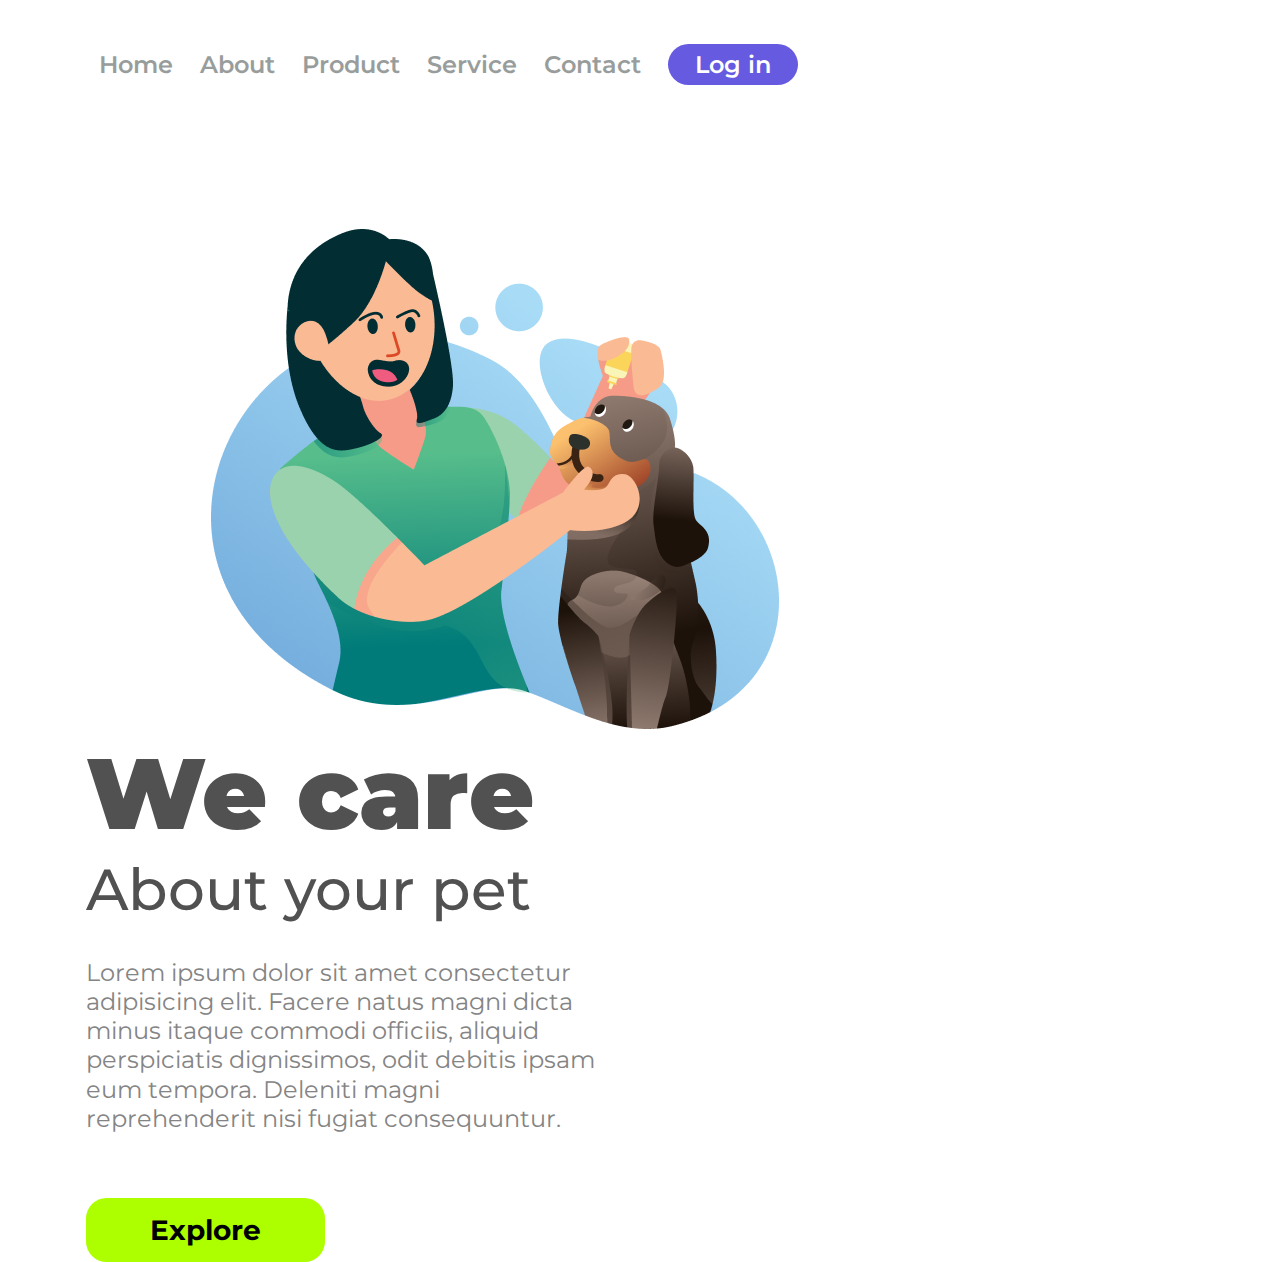
<file: CSS/index.html>
<!DOCTYPE html>
<html lang="pt-br">

<head>
    <meta charset="UTF-8">
    <meta name="viewport" content="width=device-width, initial-scale=1.0">
    <link rel="stylesheet" href="./style.css">
    <link rel="preconnect" href="https://fonts.googleapis.com">
    <link rel="preconnect" href="https://fonts.gstatic.com" crossorigin>
    <link href="https://fonts.googleapis.com/css2?family=Montserrat:ital,wght@0,100..900;1,100..900&display=swap"
        rel="stylesheet">
    <title>We Care</title>
</head>

<body>
    <header>
        <a class="link-header">Home</a>
        <a class="link-header">About</a>
        <a class="link-header">Product</a>
        <a class="link-header">Service</a>
        <a class="link-header">Contact</a>
        <button class="button-header">Log in</button>
    </header>
        <section class="container-right">
            <img src="../img/Illustration 2 (1).png" alt="we-care-logo" class="img-logo">
        </section>
        
        <section class="container-left">
            <h1>We care</h1>
            <h2>About your pet</h2>
            <p>Lorem ipsum dolor sit amet consectetur adipisicing elit. Facere natus magni dicta minus itaque commodi
                officiis, aliquid perspiciatis dignissimos, odit debitis ipsam eum tempora. Deleniti magni reprehenderit
                nisi fugiat consequuntur.</p>
            <button class="button-section">Explore</button>
        </section>


    </main>
</body>

</html>
</file>
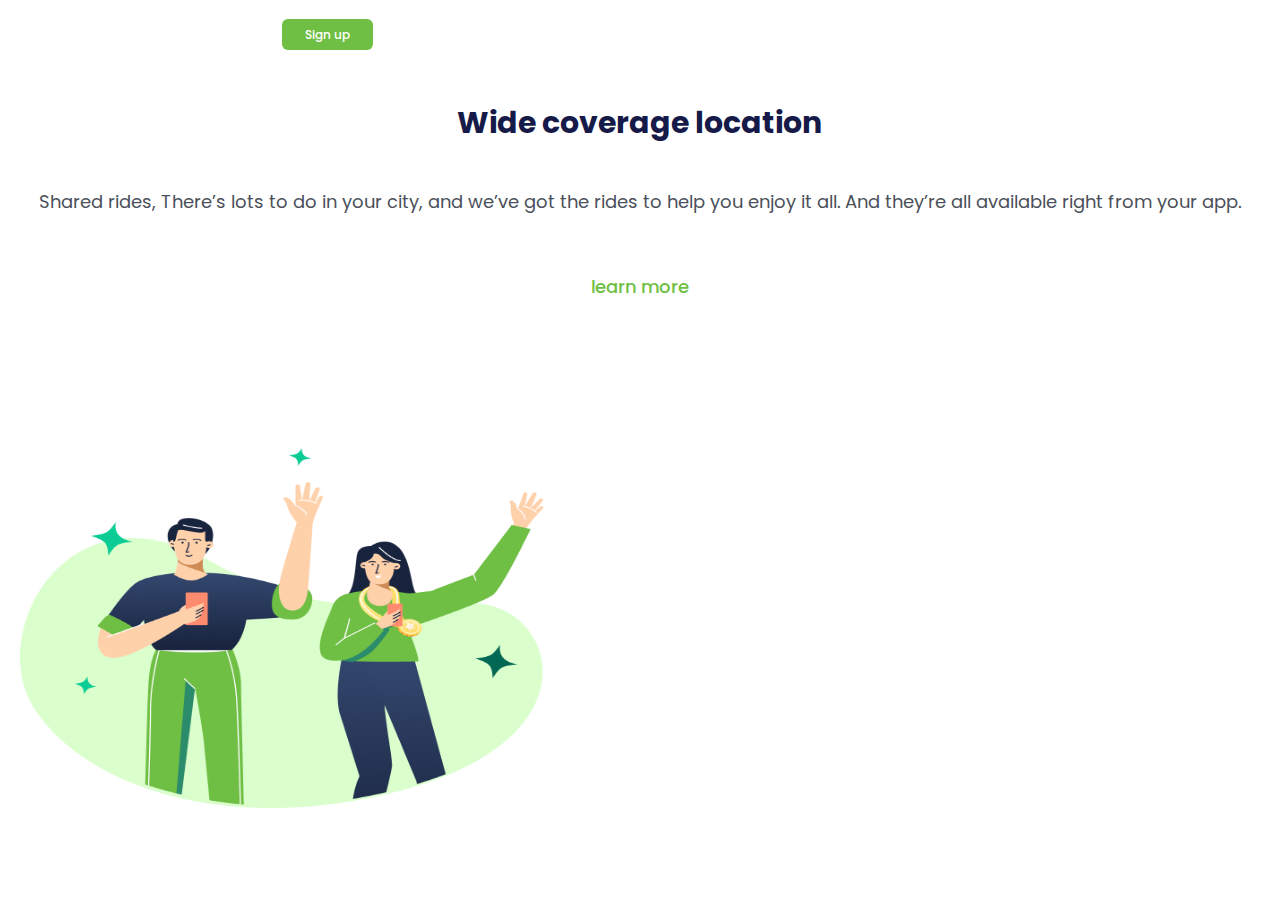
<file: CSS/index2.html>
<!DOCTYPE html>
<html lang="pt-br">

<head>
    <meta charset="UTF-8">
    <meta name="viewport" content="width=device-width, initial-scale=1.0">
    <link rel="stylesheet" href="./style2.css">
    <link rel="preconnect" href="https://fonts.googleapis.com">
    <link rel="preconnect" href="https://fonts.gstatic.com" crossorigin>
    <link
        href="https://fonts.googleapis.com/css2?family=Poppins:ital,wght@0,100;0,200;0,300;0,400;0,500;0,600;0,700;0,800;0,900;1,100;1,200;1,300;1,400;1,500;1,600;1,700;1,800;1,900&display=swap"
        rel="stylesheet">
    <title>Desafio</title>
</head>

<body>
    <header>
        <a class="links-header">Products</a>
        <a class="links-header">Company</a>
        <a class="links-header">Blog</a>
        <a class="links-header">Log in</a>
        <button class="button-header">Sign up</button>
    </header>

    <main>
        <img src="../img/(Positive) Congratulation You get 40 point for your ride.png" alt="img-logo-pet"
            class="img">
        <section>
            <h1>Wide coverage location</h1>
            <p>Shared rides, There’s lots to do in your city, and we’ve got the rides to help you enjoy it all. And
                they’re all available right from your app.</p>
            <button class="button-section">learn more</button>
        </section>



    </main>


</body>

</html>
</file>
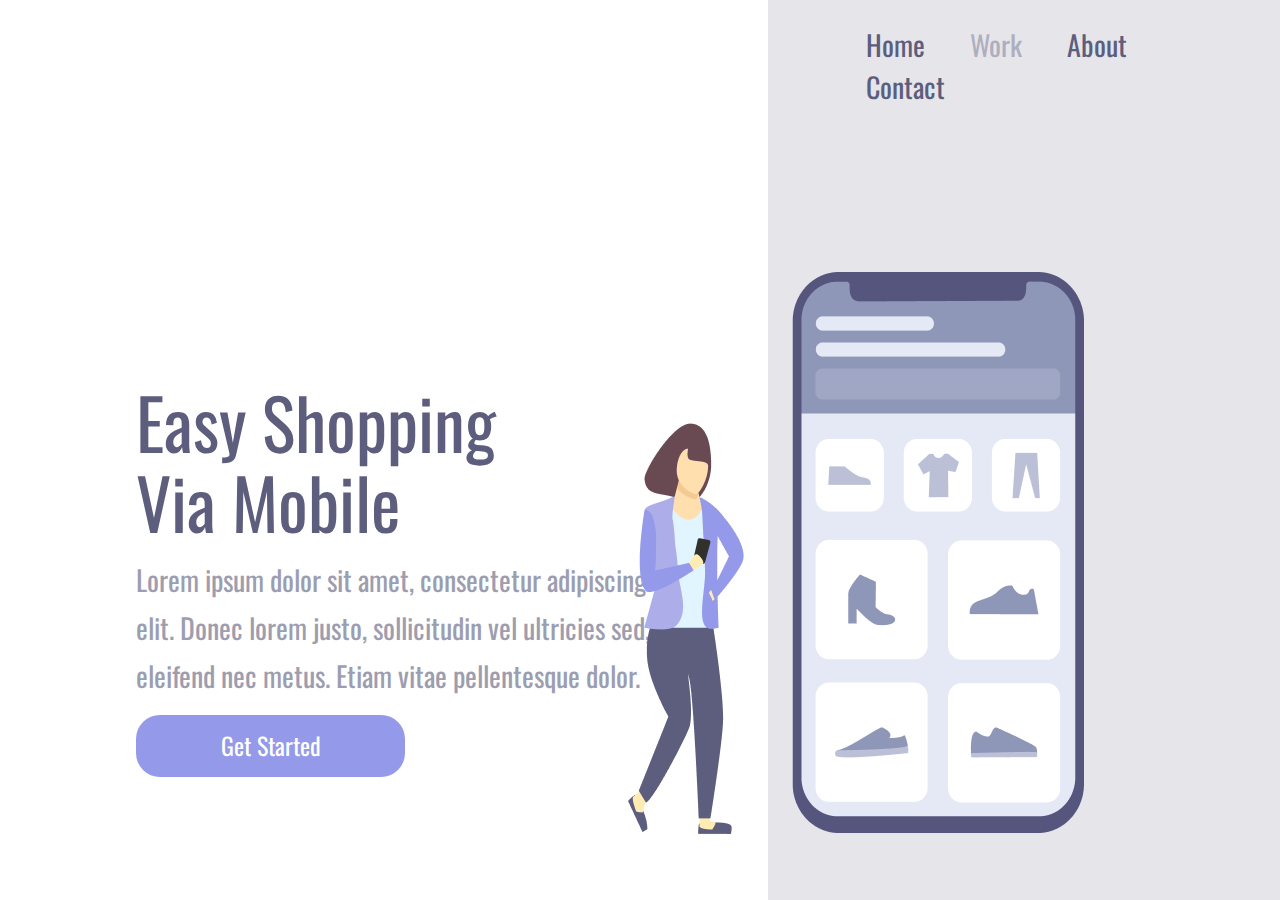
<file: CSS/index3.html>
<!DOCTYPE html>
<html lang="pt-br">

<head>
    <meta charset="UTF-8">
    <meta name="viewport" content="width=device-width, initial-scale=1.0">
    <title>Desafio</title>
    <link rel="stylesheet" href="./style3.css">
    <link rel="preconnect" href="https://fonts.googleapis.com">
    <link rel="preconnect" href="https://fonts.gstatic.com" crossorigin>
    <link href="https://fonts.googleapis.com/css2?family=Oswald:wght@200..700&display=swap" rel="stylesheet">
</head>

<body>
    <div class="wrapper">
        <section class="container-left">
            <h1>Easy Shopping Via Mobile</h1>
            <p>Lorem ipsum dolor sit amet, consectetur  adipiscing 
                elit. Donec lorem justo, sollicitudin vel ultricies sed, 
                eleifend nec metus. Etiam vitae pellentesque dolor. </p>
            <button>Get Started</button>
        </section>

        <section class="container-right">
            <header>
                <a class="link-header">Home</a>
                <a class="link-header">Work</a>
                <a class="link-header">About</a>
                <a class="link-header">Contact</a>
            </header>
            <img src="../img/Illustration-3-3.png" alt="Img-Ilustartiva" >
        </section>
    </div>
</body>

</html>
</file>
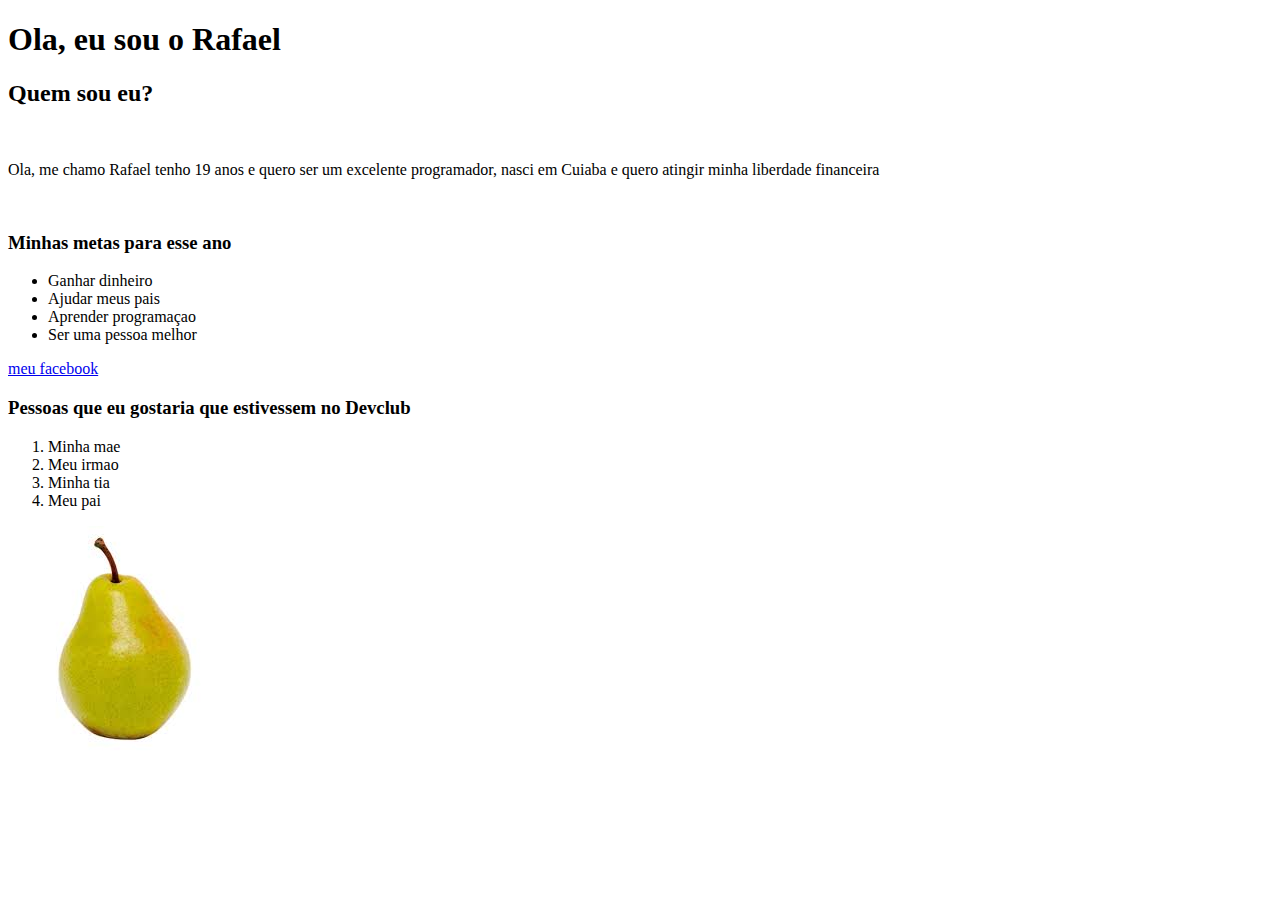
<file: HTML/desafio.html>
<!DOCTYPE html>
<html lang="pt-br">

<head>
    <meta charset="UTF-8">
    <meta name="viewport" content="width=device-width, initial-scale=1.0">
    <title>quem sou eu</title>
</head>

<body>
    <h1><b>Ola, eu sou o Rafael</b></h1>


    <h2> <b>Quem sou eu?</b></h2>
    <br>

    <p>Ola, me chamo Rafael tenho 19 anos e quero ser um excelente programador, nasci em Cuiaba e quero atingir minha
        liberdade financeira</p>
    <br>
    <h3><b>Minhas metas para esse ano</b></h3>
    <ul>
        <li>Ganhar dinheiro</li>
        <li>Ajudar meus pais</li>
        <li>Aprender programaçao</li>
        <li>Ser uma pessoa melhor</li>
    </ul>
    <a href="https://www.facebook.com" target="_blank">meu facebook</a>

    <h3><b>Pessoas que eu gostaria que estivessem no Devclub</b></h3>
    <ol>
        <li>Minha mae</li>
        <li>Meu irmao</li>
        <li>Minha tia</li>
        <li>Meu pai</li>
    </ol>

    <img src="[data-uri]"
        alt="foto-da-pera">

</body>

</html>
</file>
<file: CSS/style.css>
* {
    font-family: "Montserrat", serif;
    margin: 0;
    padding: 0;
    box-sizing: border-box;

}

header {
    margin: 44px 0 144px 76px;
}

.link-header {
    font-weight: 600;
    font-size: 24px;
    line-height: 29px;
    color: #989D9C;
    cursor: pointer;
    margin-left: 23px;



}

.button-header {
    background: #665AE1;
    width: 130px;
    height: 41px;
    border-radius: 20.5px;
    border: none;
    font-weight: 600;
    font-size: 24px;
    line-height: 29.26px;
    color: #FFFFFF;
    margin-left: 23px;
    cursor: pointer;

}

.img-logo {
    width: 568px;
    height: 500px;
    margin-left: 125px;
    display: inline-block;
}

section {
    display: inline-block;
    margin-left: 86px ;
}

h1 {
    font-weight: 900;
    font-size: 100px;
    line-height: 121.9px;
    color: #515151;
}

h2 {
    font-weight: 500;
    font-size: 58px;
    line-height: 70.7px;
   color: #515151;
}

p{
    font-weight: 400;
    font-size: 24px;
    line-height: 29.26px;
    color:  #848484;
    width: 515px;
    margin-top: 32px;
    margin-bottom: 65px;

}

.button-section{
    background: #ADFF00;
    width: 239px;
    height: 64px;
    border-radius: 20.5px;
    border: none;
    font-weight: 700;
    font-size: 28px;
    line-height: 34.13px;
    color: #000000;
    cursor: pointer;
   
}
</file>
<file: CSS/style2.css>
* {
    font-family: "Poppins", serif;
    margin: 0;
    padding: 0;
    box-sizing: border-box;
}

.links-header {
    font-weight: 400;
    font-size: 14px;
    line-height: 21px;
    text-align: center;
    color: #17233D;
    margin-left: 32px;
    cursor: pointer;
}

.button-header {
    width: 124px;
    height: 51px;
    border-radius: 6px;
    background: #6FBF44;
    border: #4CB538;
    margin-left: 32px;
    font-weight: 500;
    font-size: 16px;
    line-height: 24px;
    color: #FFFFFF;
    cursor: pointer;

}

header {
    margin: 47px 42px 178px 42px;

}

section {
    display: inline-block;
    margin-left: 84.82px;
}

h1 {
    font-weight: 700;
    font-size: 62px;
    line-height: 82px;
    color: #161A49;
    width: 582px;

}

p {
    width: 493px;
    font-weight: 400;
    font-size: 18px;
    line-height: 33px;
    color: #4B505A;
    margin-top: 47px;
    margin-bottom: 55px;

}

.button-section {
    font-weight: 500;
    font-size: 18px;
    line-height: 27px;
    color: #6FBF44;
    background: none;
    border: none;
    cursor: pointer;

}

.img {
    width: 534px;
    height: 467px;
    display: inline-block;
    margin-left: 121px;


}

@media screen and (max-width: 1300px) {



    section {
        display: block;
        margin: 0;
        padding: 0 25px;
        position: relative;
        bottom: 120px;


    }


    .links-header {
        display: none;
    }

    .button-header {
        font-weight: 500;
        font-size: 12px;
        line-height: 18px;
        width: 91px;
        height: 31px;
        display: block;
        margin-top: -28px;
        margin-left: 240px;


    }

    .img {
        position: absolute;
        margin: 220px 20px;
        display: block;
        max-width: 90%;
        max-height: 40%;




    }

    h1 {
        font-weight: 700;
        font-size: 30px;
        line-height: 30px;
        text-align: center;
        width: auto;

    }

    p {
        font-weight: 400;
        font-size: 18px;
        line-height: 33px;
        text-align: center;
        width: auto;
    }

    .button-section {
        font-weight: 500;
        font-size: 18px;
        line-height: 27px;
        margin: 0 auto;
        display: block;

    }







}
</file>
<file: CSS/style3.css>
* {
    box-sizing: border-box;
    margin: 0;
    padding: 0;
    font-family: "Oswald", serif;

}

.wrapper {
    height: 100vh;
    width: 100vw;
}

.container-left {
    display: inline-block;
    width: 60%;
}

.container-right {
    display: inline-block;
    background-color: rgba(93, 93, 125, 0.16);
    height: 100vh;
    width: 40%;
    position: absolute;

}

h1 {
    margin: 381px 0 0 136px;
    font-weight: 400;
    font-size: 70px;
    line-height: 80px;
    color: #5D5D7D;
    width: 368px;

}

p {
    font-weight: 400;
    font-size: 28px;
    line-height: 48px;
    color: #5D5D7D;
    margin: 15px 0 15px 136px;
    width: 540px;
    opacity: 60%;


}

button {
    width: 269px;
    height: 62px;
    background-color: #9499EA;
    border: none;
    border-radius: 24px;
    font-weight: 400;
    font-size: 24px;
    line-height: 35.57px;
    color: #FFFFFF;
    margin-left: 136px;
    cursor: pointer;


}

button:hover {
    opacity: 0.8;
}

button:active {
    opacity: 0.5;
}

header {
    margin: 24px 80px 0 57px;
}


.link-header {
    font-weight: 400;
    font-size: 28px;
    line-height: 41.5px;
    color: #5D5D7D;
    margin-left: 41px;
    cursor: pointer;

}

.link-header:nth-child(2) {
    opacity: 0.4;
}



.link-header:hover {
    opacity: 0.4;
}

.link-header:active {
    opacity: 0.8;
}

img {
    width: 456px;
    height: 561.95px;
    position: relative;
    top: 165px;
    margin-left: -140px;
}

@media screen and (max-width: 900px) {
    .container-left {
        margin: 0;
        padding: 0;
        width: 100%;
        height: 50%;


    }

    .container-right {
        display: block;
        width: 100%;
        height: auto;
        position: static;
        padding: 40px;

    }

    img {
        position: static;
        max-width: 90%;
        max-height:400px;
        margin: auto;
           

    }

    header {
        display: none;
    }

    h1 {
        font-size: 36px;
        line-height: 52px;
        text-align: center;
        width: auto;
        margin: 58px 54px 0 54px;
    }

    p {
        font-size: 14px;
        line-height: 24px;
        text-align: center;
        width: auto;
        margin: 15px 40px;
    }

    button {
        margin: 0 auto;
        display: block;
    }


}
</file>
